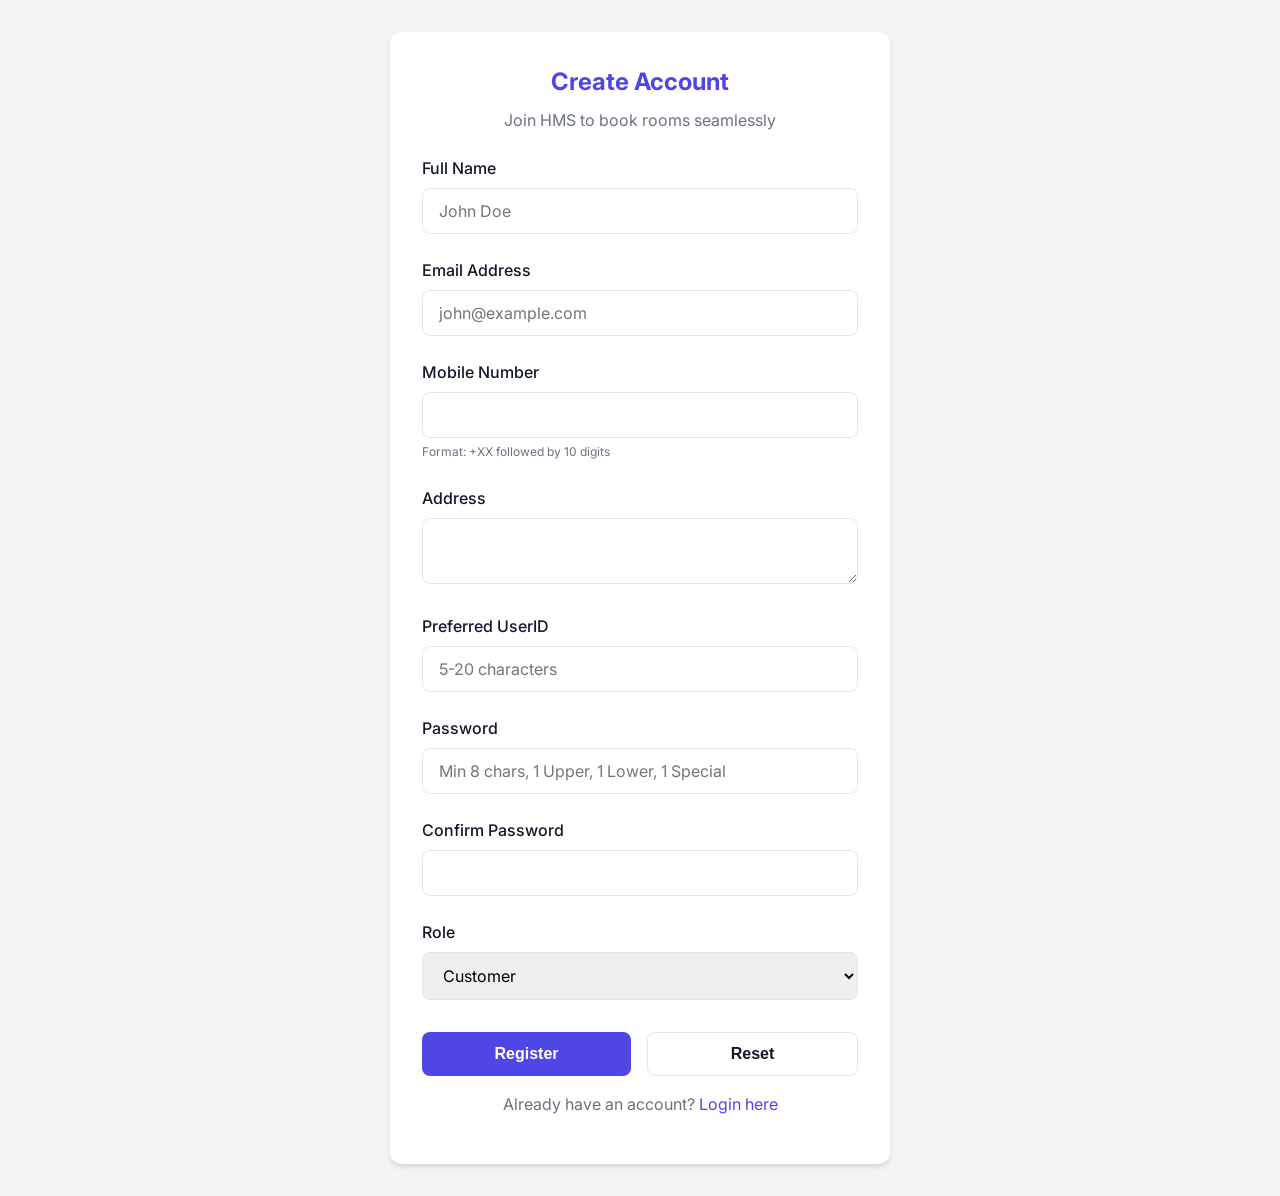
<file: register.html>
<!DOCTYPE html>
<html lang="en">

<head>
  <meta charset="UTF-8">
  <title>HMS - Register</title>
  <link rel="stylesheet" href="css/style.css">
</head>

<body class="center-wrapper" style="padding: 2rem 0;">

  <div class="card" style="width: 100%; max-width: 500px;">
    <h2 class="text-center mb-1" style="color: var(--primary-color);">Create Account</h2>
    <p class="text-center mb-3">Join HMS to book rooms seamlessly</p>

    <div id="alertBox" class="alert"></div>

    <form id="registerForm">
      <div class="form-group">
        <label>Full Name</label>
        <input type="text" id="name" class="form-control" maxlength="50" required placeholder="John Doe">
      </div>
      <div class="form-group">
        <label>Email Address</label>
        <input type="email" id="email" class="form-control" required placeholder="john@example.com" pattern="^[^\s@]+@[^\s@]+\.[^\s@]+$" title="Please provide a valid email address with a domain (e.g., user@domain.com)">
      </div>
      <div class="form-group">
        <label>Mobile Number</label>
        <input type="text" id="mobile" class="form-control" pattern="^\+[1-9]{1,3}\d{10}$" required
          title="Country code + 10 digits (e.g. +12345678900)">
        <small style="color: var(--text-secondary); font-size: 12px;">Format: +XX followed by 10 digits</small>
      </div>
      <div class="form-group">
        <label>Address</label>
        <textarea id="address" class="form-control" rows="2" required></textarea>
      </div>
      <div class="form-group">
        <label>Preferred UserID</label>
        <input type="text" id="userId" class="form-control" minlength="5" maxlength="20" required
          placeholder="5-20 characters">
      </div>
      <div class="form-group">
        <label>Password</label>
        <input type="password" id="password" class="form-control" required
          placeholder="Min 8 chars, 1 Upper, 1 Lower, 1 Special">
      </div>
      <div class="form-group">
        <label>Confirm Password</label>
        <input type="password" id="confirmPassword" class="form-control" required>
      </div>
      <div class="form-group">
        <label>Role</label>
        <select id="role" class="form-control">
          <option value="customer">Customer</option>
          <option value="admin">Admin</option>
        </select>
      </div>

      <div class="d-flex gap-2 mb-2 mt-4">
        <button type="submit" class="btn btn-primary" style="flex:1;">Register</button>
        <button type="reset" class="btn btn-secondary" style="flex:1;">Reset</button>
      </div>

      <div class="text-center">
        <p>Already have an account? <a href="index.html">Login here</a></p>
      </div>
    </form>
  </div>

  <script src="js/main.js"></script>
  <script src="js/auth.js"></script>
  <script>
    const passwordInput = document.getElementById('password');
    const confirmPasswordInput = document.getElementById('confirmPassword');

    function checkPasswordsMatch() {
      if (confirmPasswordInput.value === '') return;
      if (passwordInput.value !== confirmPasswordInput.value) {
        confirmPasswordInput.setCustomValidity('Passwords do not match.');
      } else {
        confirmPasswordInput.setCustomValidity('');
      }
    }

    passwordInput.addEventListener('input', checkPasswordsMatch);
    confirmPasswordInput.addEventListener('input', checkPasswordsMatch);

    document.getElementById('registerForm').addEventListener('submit', (e) => {
      e.preventDefault();
      const data = {
        name: document.getElementById('name').value,
        email: document.getElementById('email').value,
        mobile: document.getElementById('mobile').value,
        address: document.getElementById('address').value,
        userId: document.getElementById('userId').value,
        password: document.getElementById('password').value,
        confirmPassword: document.getElementById('confirmPassword').value,
        role: document.getElementById('role').value
      };

      const res = window.HMS_Auth.register(data);
      if (res.success) {
        window.HMS.showAlert(res.msg, 'success');
        document.getElementById('registerForm').reset();
        setTimeout(() => {
          window.location.href = 'index.html';
        }, 2000);
      } else {
        window.HMS.showAlert(res.msg, 'error');
      }
    });
  </script>
</body>

</html>
</file>
<file: css/style.css>
@import url('https://fonts.googleapis.com/css2?family=Inter:wght@300;400;500;600;700&display=swap');

:root {
  --primary-color: #4F46E5;
  --primary-hover: #4338CA;
  --secondary-color: #10B981;
  --danger-color: #EF4444;
  --danger-hover: #DC2626;
  --bg-color: #F3F4F6;
  --surface-color: #FFFFFF;
  --text-primary: #111827;
  --text-secondary: #6B7280;
  --border-color: #E5E7EB;
  
  --shadow-sm: 0 1px 2px 0 rgba(0, 0, 0, 0.05);
  --shadow-md: 0 4px 6px -1px rgba(0, 0, 0, 0.1), 0 2px 4px -1px rgba(0, 0, 0, 0.06);
  --shadow-lg: 0 10px 15px -3px rgba(0, 0, 0, 0.1), 0 4px 6px -2px rgba(0, 0, 0, 0.05);
  
  --radius-sm: 4px;
  --radius-md: 8px;
  --radius-lg: 12px;
  
  --transition: all 0.2s ease-in-out;
}

* {
  margin: 0;
  padding: 0;
  box-sizing: border-box;
}

body {
  font-family: 'Inter', sans-serif;
  background-color: var(--bg-color);
  color: var(--text-primary);
  line-height: 1.5;
  min-height: 100vh;
  display: flex;
  flex-direction: column;
}

/* Typography */
h1, h2, h3, h4 { margin-bottom: 0.5rem; color: var(--text-primary); }
p { color: var(--text-secondary); margin-bottom: 1rem; }
a { color: var(--primary-color); text-decoration: none; transition: var(--transition); }
a:hover { color: var(--primary-hover); }

/* Navbar */
.navbar {
  background-color: var(--surface-color);
  box-shadow: var(--shadow-sm);
  padding: 1rem 2rem;
  display: flex;
  justify-content: space-between;
  align-items: center;
  position: sticky;
  top: 0;
  z-index: 100;
}

.nav-brand {
  font-size: 1.25rem;
  font-weight: 700;
  color: var(--primary-color);
}

.nav-links {
  display: flex;
  gap: 1.5rem;
  align-items: center;
}

.nav-links a {
  font-weight: 500;
  color: var(--text-secondary);
}

.nav-links a:hover, .nav-links a.active {
  color: var(--primary-color);
}

/* Main Layout Setup */
.container {
  width: 100%;
  max-width: 1200px;
  margin: 2rem auto;
  padding: 0 1rem;
  flex: 1;
}

.center-wrapper {
  display: flex;
  align-items: center;
  justify-content: center;
  min-height: calc(100vh - 100px);
}

/* Cards */
.card {
  background: var(--surface-color);
  border-radius: var(--radius-lg);
  box-shadow: var(--shadow-md);
  padding: 2rem;
  transition: var(--transition);
}

.card:hover {
  box-shadow: var(--shadow-lg);
}

/* Forms */
.form-group {
  margin-bottom: 1.5rem;
}

.form-group label {
  display: block;
  font-weight: 500;
  margin-bottom: 0.5rem;
  color: var(--text-primary);
}

.form-control {
  width: 100%;
  padding: 0.75rem 1rem;
  border: 1px solid var(--border-color);
  border-radius: var(--radius-md);
  font-family: inherit;
  font-size: 1rem;
  transition: var(--transition);
}

.form-control:focus {
  outline: none;
  border-color: var(--primary-color);
  box-shadow: 0 0 0 3px rgba(79, 70, 229, 0.1);
}

/* Buttons */
.btn {
  display: inline-block;
  padding: 0.75rem 1.5rem;
  border-radius: var(--radius-md);
  font-weight: 600;
  text-align: center;
  cursor: pointer;
  border: none;
  transition: var(--transition);
  font-size: 1rem;
}

.btn-primary {
  background-color: var(--primary-color);
  color: white;
}

.btn-primary:hover {
  background-color: var(--primary-hover);
  transform: translateY(-1px);
}

.btn-secondary {
  background-color: var(--surface-color);
  color: var(--text-primary);
  border: 1px solid var(--border-color);
}

.btn-secondary:hover {
  background-color: var(--bg-color);
}

.btn-danger {
  background-color: var(--danger-color);
  color: white;
}

.btn-danger:hover {
  background-color: var(--danger-hover);
}

.btn-block {
  width: 100%;
}

/* Alerts / Badges */
.alert {
  padding: 1rem;
  border-radius: var(--radius-md);
  margin-bottom: 1rem;
  font-weight: 500;
  display: none; /* hidden by default */
}
.alert.success { background-color: #D1FAE5; color: #065F46; border: 1px solid #10B981; }
.alert.error { background-color: #FEE2E2; color: #991B1B; border: 1px solid #EF4444; }

.badge {
  padding: 0.25rem 0.75rem;
  border-radius: 999px;
  font-size: 0.875rem;
  font-weight: 600;
}
.badge-success { background-color: #D1FAE5; color: #065F46; }
.badge-danger { background-color: #FEE2E2; color: #991B1B; }
.badge-warning { background-color: #FEF3C7; color: #92400E; }

/* Tables */
.table-responsive {
  overflow-x: auto;
  border-radius: var(--radius-md);
  box-shadow: var(--shadow-sm);
}

.table {
  width: 100%;
  border-collapse: collapse;
  background-color: var(--surface-color);
}

.table th, .table td {
  padding: 1rem;
  text-align: left;
  border-bottom: 1px solid var(--border-color);
}

.table th {
  background-color: var(--bg-color);
  font-weight: 600;
  color: var(--text-secondary);
}

.table tr:hover {
  background-color: #F9FAFB;
}

/* Dashboard summary layout */
.dashboard-grid {
  display: grid;
  grid-template-columns: repeat(auto-fit, minmax(250px, 1fr));
  gap: 1.5rem;
  margin-bottom: 2rem;
}

.stat-card {
  padding: 1.5rem;
  border-radius: var(--radius-lg);
  background-color: var(--surface-color);
  box-shadow: var(--shadow-md);
  text-align: center;
}
.stat-card h3 { font-size: 2rem; color: var(--primary-color); margin-bottom: 0.5rem; }

/* Utilities */
.text-center { text-align: center; }
.mb-1 { margin-bottom: 0.5rem; }
.mb-2 { margin-bottom: 1rem; }
.mb-3 { margin-bottom: 1.5rem; }
.mt-2 { margin-top: 1rem; }
.mt-4 { margin-top: 2rem; }
.d-flex { display: flex; }
.space-between { justify-content: space-between; }
.align-center { align-items: center; }
.gap-2 { gap: 1rem; }
.gap-3 { gap: 1.5rem; }
.hidden { display: none !important; }

/* Modal */
.modal-overlay {
  position: fixed;
  top: 0; left: 0; right: 0; bottom: 0;
  background: rgba(0,0,0,0.5);
  display: flex;
  align-items: center;
  justify-content: center;
  z-index: 1000;
  opacity: 0;
  visibility: hidden;
  transition: var(--transition);
}
.modal-overlay.active {
  opacity: 1;
  visibility: visible;
}
.modal-content {
  background: var(--surface-color);
  padding: 2rem;
  border-radius: var(--radius-lg);
  max-width: 500px;
  width: 90%;
  transform: translateY(-20px);
  transition: var(--transition);
}
.modal-overlay.active .modal-content {
  transform: translateY(0);
}
</file>
